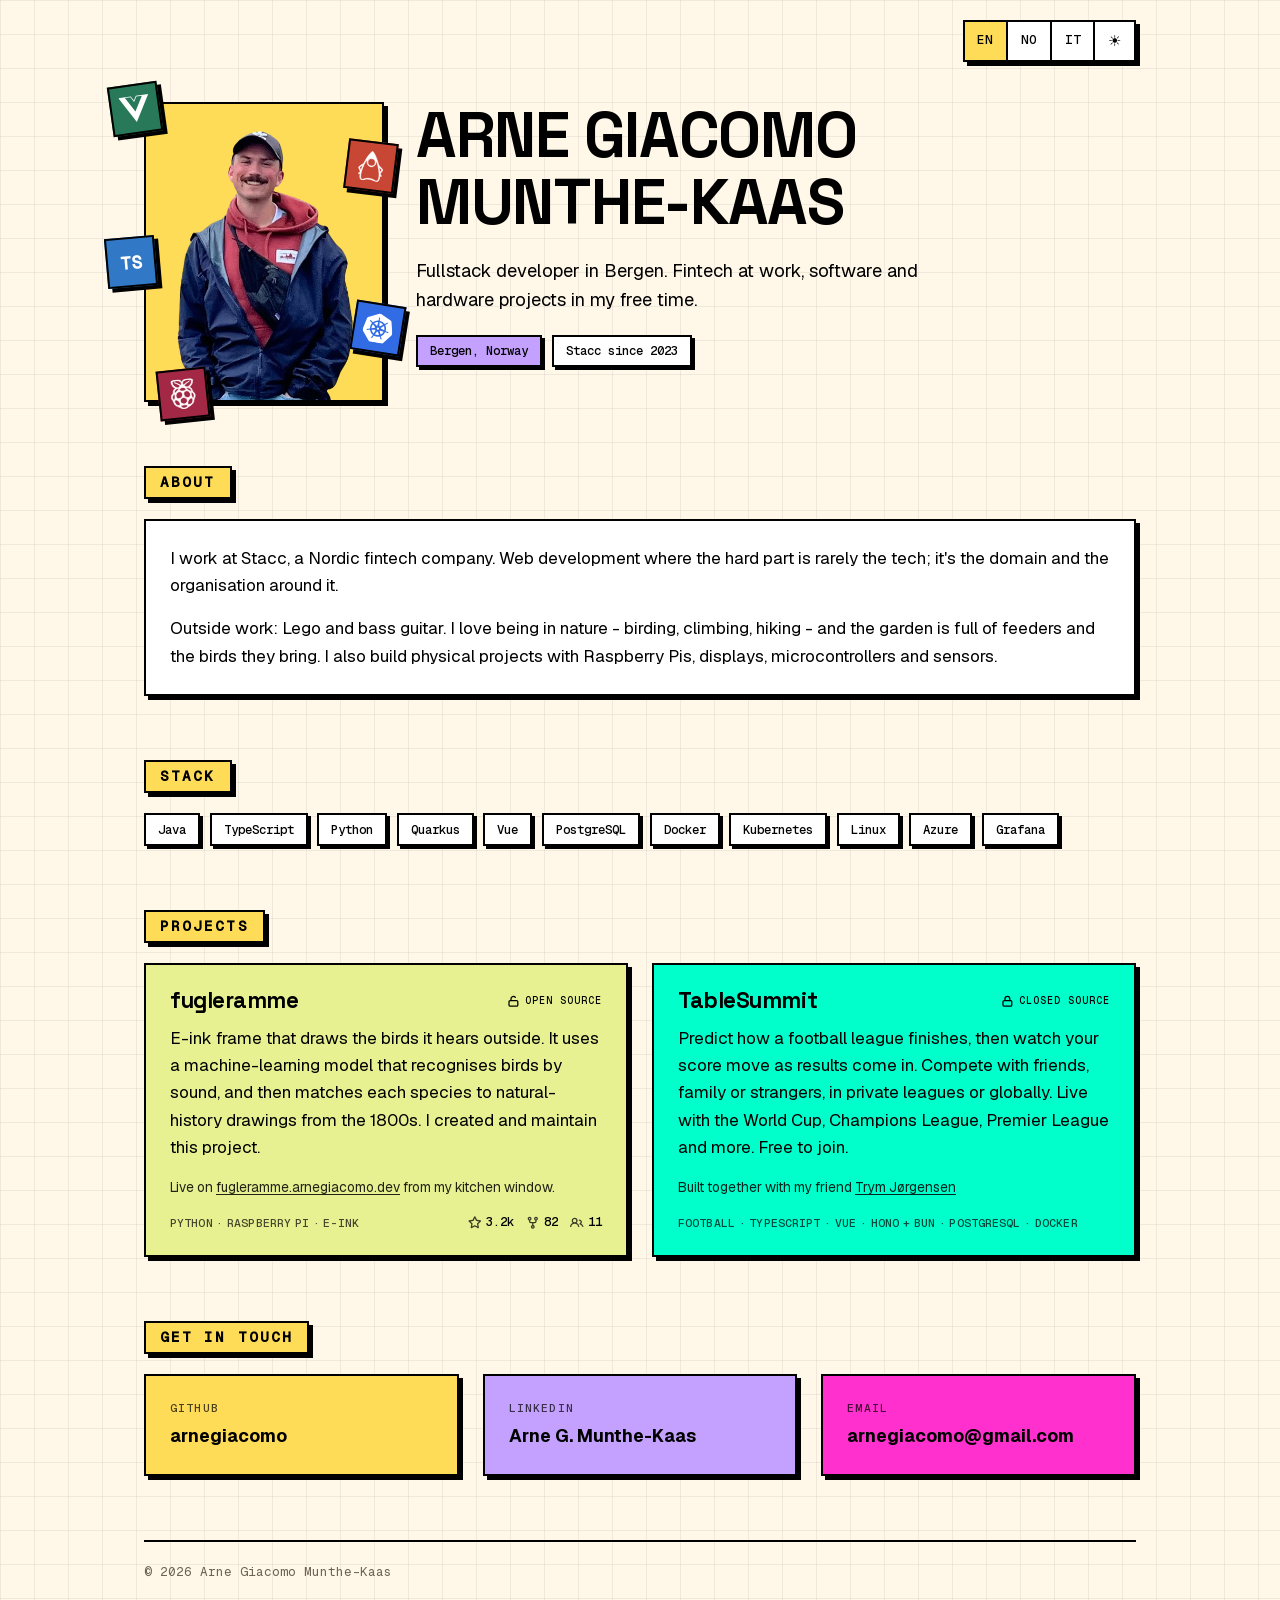
<file: index.html>
<!doctype html>
<html lang="en">
<head>
<meta charset="utf-8">
<meta name="viewport" content="width=device-width, initial-scale=1">
<meta name="color-scheme" content="light dark">
<title>Arne Giacomo Munthe-Kaas</title>
<meta name="description" content="Fullstack developer in Bergen. Fintech at work, software and hardware projects in my free time.">
<meta property="og:title" content="Arne Giacomo Munthe-Kaas">
<meta property="og:description" content="Fullstack developer in Bergen. Fintech at work, software and hardware projects in my free time.">
<meta property="og:type" content="website">
<meta property="og:url" content="https://arnegiacomo.dev/">
<!-- og.png is a screenshot of a throwaway page built from css/style.css, not a
     build artefact. It does not follow changes to the name, tagline or palette
     on its own - rerun `python3 gen-images.py` after editing any of them.
     Scrapers cache by image URL, so bump ?v= whenever the card changes. -->
<meta property="og:image" content="https://arnegiacomo.dev/assets/og.png?v=2">
<meta property="og:image:width" content="1200">
<meta property="og:image:height" content="630">
<meta property="og:image:alt" content="Arne Giacomo Munthe-Kaas - fullstack developer, Bergen">
<meta name="twitter:card" content="summary_large_image">
<meta name="theme-color" content="#fff7e8" media="(prefers-color-scheme: light)">
<meta name="theme-color" content="#1a1815" media="(prefers-color-scheme: dark)">
<script type="application/ld+json">
{
  "@context": "https://schema.org",
  "@type": "Person",
  "name": "Arne Giacomo Munthe-Kaas",
  "url": "https://arnegiacomo.dev/",
  "image": "https://arnegiacomo.dev/assets/og.png",
  "jobTitle": "Fullstack developer",
  "worksFor": { "@type": "Organization", "name": "Stacc" },
  "address": { "@type": "PostalAddress", "addressLocality": "Bergen", "addressCountry": "NO" },
  "email": "mailto:arnegiacomo@gmail.com",
  "knowsLanguage": ["en", "no", "it"],
  "sameAs": [
    "https://github.com/arnegiacomo",
    "https://www.linkedin.com/in/arne-giacomo-munthe-kaas"
  ]
}
</script>
<link rel="icon" type="image/png" sizes="32x32" href="assets/favicon-32.png">
<link rel="icon" type="image/png" sizes="16x16" href="assets/favicon-16.png">
<link rel="apple-touch-icon" href="assets/apple-touch-icon.png">
<link rel="stylesheet" href="css/style.css">
<script>
  (() => {
    const t = localStorage.getItem('theme');
    if (t) document.documentElement.dataset.theme = t;
    const l = localStorage.getItem('lang') || (navigator.language || 'en').slice(0, 2);
    document.documentElement.lang = ['en', 'no', 'it'].includes(l) ? l : 'en';
  })();
</script>
</head>
<body>

<svg class="sprite" aria-hidden="true"><defs>
  <symbol id="i-vue" viewBox="0 0 24 24"><path d="M24,1.61H14.06L12,5.16,9.94,1.61H0L12,22.39ZM12,14.08,5.16,2.23H9.59L12,6.41l2.41-4.18h4.43Z"/></symbol>
  <symbol id="i-ts" viewBox="0 0 24 24"><text x="12" y="17.6" text-anchor="middle" font-family="Geist Mono, ui-monospace, monospace" font-size="14" font-weight="700" letter-spacing="-0.5">TS</text></symbol>
  <symbol id="i-k8s" viewBox="0 0 24 24"><path d="M10.204 14.35l.007.01-.999 2.413a5.171 5.171 0 0 1-2.075-2.597l2.578-.437.004.005a.44.44 0 0 1 .484.606zm-.833-2.129a.44.44 0 0 0 .173-.756l.002-.011L7.585 9.7a5.143 5.143 0 0 0-.73 3.255l2.514-.725.002-.009zm1.145-1.98a.44.44 0 0 0 .699-.337l.01-.005.15-2.62a5.144 5.144 0 0 0-3.01 1.442l2.147 1.523.004-.002zm.76 2.75l.723.349.722-.347.18-.78-.5-.623h-.804l-.5.623.179.779zm1.5-3.095a.44.44 0 0 0 .7.336l.008.003 2.134-1.513a5.188 5.188 0 0 0-2.992-1.442l.148 2.615.002.001zm10.876 5.97l-5.773 7.181a1.6 1.6 0 0 1-1.248.594l-9.261.003a1.6 1.6 0 0 1-1.247-.596l-5.776-7.18a1.583 1.583 0 0 1-.307-1.34L2.1 5.573c.108-.47.425-.864.863-1.073L11.305.513a1.606 1.606 0 0 1 1.385 0l8.345 3.985c.438.209.755.604.863 1.073l2.062 8.955c.108.47-.005.963-.308 1.34zm-3.289-2.057c-.042-.01-.103-.026-.145-.034-.174-.033-.315-.025-.479-.038-.35-.037-.638-.067-.895-.148-.105-.04-.18-.165-.216-.216l-.201-.059a6.45 6.45 0 0 0-.105-2.332 6.465 6.465 0 0 0-.936-2.163c.052-.047.15-.133.177-.159.008-.09.001-.183.094-.282.197-.185.444-.338.743-.522.142-.084.273-.137.415-.242.032-.024.076-.062.11-.089.24-.191.295-.52.123-.736-.172-.216-.506-.236-.745-.045-.034.027-.08.062-.111.088-.134.116-.217.23-.33.35-.246.25-.45.458-.673.609-.097.056-.239.037-.303.033l-.19.135a6.545 6.545 0 0 0-4.146-2.003l-.012-.223c-.065-.062-.143-.115-.163-.25-.022-.268.015-.557.057-.905.023-.163.061-.298.068-.475.001-.04-.001-.099-.001-.142 0-.306-.224-.555-.5-.555-.275 0-.499.249-.499.555l.001.014c0 .041-.002.092 0 .128.006.177.044.312.067.475.042.348.078.637.056.906a.545.545 0 0 1-.162.258l-.012.211a6.424 6.424 0 0 0-4.166 2.003 8.373 8.373 0 0 1-.18-.128c-.09.012-.18.04-.297-.029-.223-.15-.427-.358-.673-.608-.113-.12-.195-.234-.329-.349-.03-.026-.077-.062-.111-.088a.594.594 0 0 0-.348-.132.481.481 0 0 0-.398.176c-.172.216-.117.546.123.737l.007.005.104.083c.142.105.272.159.414.242.299.185.546.338.743.522.076.082.09.226.1.288l.16.143a6.462 6.462 0 0 0-1.02 4.506l-.208.06c-.055.072-.133.184-.215.217-.257.081-.546.11-.895.147-.164.014-.305.006-.48.039-.037.007-.09.02-.133.03l-.004.002-.007.002c-.295.071-.484.342-.423.608.061.267.349.429.645.365l.007-.001.01-.003.129-.029c.17-.046.294-.113.448-.172.33-.118.604-.217.87-.256.112-.009.23.069.288.101l.217-.037a6.5 6.5 0 0 0 2.88 3.596l-.09.218c.033.084.069.199.044.282-.097.252-.263.517-.452.813-.091.136-.185.242-.268.399-.02.037-.045.095-.064.134-.128.275-.034.591.213.71.248.12.556-.007.69-.282v-.002c.02-.039.046-.09.062-.127.07-.162.094-.301.144-.458.132-.332.205-.68.387-.897.05-.06.13-.082.215-.105l.113-.205a6.453 6.453 0 0 0 4.609.012l.106.192c.086.028.18.042.256.155.136.232.229.507.342.84.05.156.074.295.145.457.016.037.043.09.062.129.133.276.442.402.69.282.247-.118.341-.435.213-.71-.02-.039-.045-.096-.065-.134-.083-.156-.177-.261-.268-.398-.19-.296-.346-.541-.443-.793-.04-.13.007-.21.038-.294-.018-.022-.059-.144-.083-.202a6.499 6.499 0 0 0 2.88-3.622c.064.01.176.03.213.038.075-.05.144-.114.28-.104.266.039.54.138.87.256.154.06.277.128.448.173.036.01.088.019.13.028l.009.003.007.001c.297.064.584-.098.645-.365.06-.266-.128-.537-.423-.608zM16.4 9.701l-1.95 1.746v.005a.44.44 0 0 0 .173.757l.003.01 2.526.728a5.199 5.199 0 0 0-.108-1.674A5.208 5.208 0 0 0 16.4 9.7zm-4.013 5.325a.437.437 0 0 0-.404-.232.44.44 0 0 0-.372.233h-.002l-1.268 2.292a5.164 5.164 0 0 0 3.326.003l-1.27-2.296h-.01zm1.888-1.293a.44.44 0 0 0-.27.036.44.44 0 0 0-.214.572l-.003.004 1.01 2.438a5.15 5.15 0 0 0 2.081-2.615l-2.6-.44-.004.005z"/></symbol>
  <symbol id="i-java" viewBox="0 0 24 24"><path d="M11.915 0 11.7.215C9.515 2.4 7.47 6.39 6.046 10.483c-1.064 1.024-3.633 2.81-3.711 3.551-.093.87 1.746 2.611 1.55 3.235-.198.625-1.304 1.408-1.014 1.939.1.188.823.011 1.277-.491a13.389 13.389 0 0 0-.017 2.14c.076.906.27 1.668.643 2.232.372.563.956.911 1.667.911.397 0 .727-.114 1.024-.264.298-.149.571-.33.91-.5.68-.34 1.634-.666 3.53-.604 1.903.062 2.872.39 3.559.704.687.314 1.15.664 1.925.664.767 0 1.395-.336 1.807-.9.412-.563.631-1.33.72-2.24.06-.623.055-1.32 0-2.066.454.45 1.117.604 1.213.424.29-.53-.816-1.314-1.013-1.937-.198-.624 1.642-2.366 1.549-3.236-.08-.748-2.707-2.568-3.748-3.586C16.428 6.374 14.308 2.394 12.13.215zm.175 6.038a2.95 2.95 0 0 1 2.943 2.942 2.95 2.95 0 0 1-2.943 2.943A2.95 2.95 0 0 1 9.148 8.98a2.95 2.95 0 0 1 2.942-2.942zM8.685 7.983a3.515 3.515 0 0 0-.145.997c0 1.951 1.6 3.55 3.55 3.55 1.95 0 3.55-1.598 3.55-3.55 0-.329-.046-.648-.132-.951.334.095.64.208.915.336a42.699 42.699 0 0 1 2.042 5.829c.678 2.545 1.01 4.92.846 6.607-.082.844-.29 1.51-.606 1.94-.315.431-.713.651-1.315.651-.593 0-.932-.27-1.673-.61-.741-.338-1.825-.694-3.792-.758-1.974-.064-3.073.293-3.821.669-.375.188-.659.373-.911.5s-.466.2-.752.2c-.53 0-.876-.209-1.16-.64-.285-.43-.474-1.101-.545-1.948-.141-1.693.176-4.069.823-6.614a43.155 43.155 0 0 1 1.934-5.783c.348-.167.749-.31 1.192-.425zm-3.382 4.362a.216.216 0 0 1 .13.031c-.166.56-.323 1.116-.463 1.665a33.849 33.849 0 0 0-.547 2.555 3.9 3.9 0 0 0-.2-.39c-.58-1.012-.914-1.642-1.16-2.08.315-.24 1.679-1.755 2.24-1.781zm13.394.01c.562.027 1.926 1.543 2.24 1.783-.246.438-.58 1.068-1.16 2.08a4.428 4.428 0 0 0-.163.309 32.354 32.354 0 0 0-.562-2.49 40.579 40.579 0 0 0-.482-1.652.216.216 0 0 1 .127-.03z"/></symbol>
  <symbol id="i-rpi" viewBox="0 0 24 24"><path d="m19.8955 10.8961-.1726-.3028c.0068-2.1746-1.0022-3.061-2.1788-3.7348.356-.0938.7237-.1711.8245-.6182.6118-.1566.7397-.4398.8011-.7398.16-.1066.6955-.4061.6394-.9211.2998-.2069.4669-.4725.3819-.8487.3222-.3515.407-.6419.2702-.9096.3868-.4805.2152-.7295.05-.9817.2897-.5254.0341-1.0887-.7758-.9944-.3221-.4733-1.0244-.3659-1.133-.3637-.1215-.1519-.2819-.2821-.7755-.219-.3197-.2851-.6771-.2364-1.0458-.0964-.4378-.3403-.7275-.0675-1.0584.0356-.53-.1706-.6513.0631-.9117.1583-.5781-.1203-.7538.1416-1.0309.4182l-.3224-.0063c-.8719.5061-1.305 1.5366-1.4585 2.0664-.1536-.5299-.5858-1.5604-1.4575-2.0664l-.3223.0063C9.942.5014 9.7663.2394 9.1883.3597 8.9279.2646 8.807.0309 8.2766.2015c-.2172-.0677-.417-.2084-.6522-.2012l.0004.0002C7.5017.0041 7.369.049 7.2185.166c-.3688-.1401-.7262-.1887-1.0459.0964-.4936-.0631-.654.0671-.7756.219C5.2887.4791 4.5862.3717 4.264.845c-.8096-.0943-1.0655.4691-.7756.9944-.1653.2521-.3366.5013.05.9819-.1367.2677-.0519.5581.2703.9096-.085.3763.0822.6418.3819.8487-.0561.515.4795.8144.6394.9211.0614.3001.1894.5832.8011.7398.1008.4472.4685.5244.8245.6183-1.1766.6737-2.1856 1.56-2.1788 3.7348l-.1724.3028c-1.3491.8082-2.5629 3.4056-.6648 5.5167.124.6609.3319 1.1355.5171 1.6609.2769 2.117 2.0841 3.1082 2.5608 3.2255.6984.524 1.4423 1.0212 2.449 1.3696.949.964 1.977 1.3314 3.0107 1.3308.0152 0 .0306.0002.0457 0 1.0337.0006 2.0618-.3668 3.0107-1.3308 1.0067-.3483 1.7506-.8456 2.4491-1.3696.4766-.1173 2.2838-1.1085 2.5607-3.2255.1851-.5253.3931-1 .517-1.6609 1.8981-2.1113.6843-4.7089-.6649-5.517zm-1.0386-.3715c-.0704.8759-4.6354-3.0504-3.8472-3.1808 2.1391-.3558 3.9191.896 3.8472 3.1808zm-2.0155 4.3649c-1.1481.7409-2.8025.2626-3.6953-1.0681-.8928-1.3306-.6858-3.0101.4623-3.7509 1.1481-.7409 2.8025-.2627 3.6953 1.068.8927 1.3307.6858 3.0101-.4623 3.751zM13.6591 1.3721c.0396.1967.0843.321.1354.3577.2537-.272.4611-.5506.7878-.8123.0011.1537-.0776.3205.1169.4425.1752-.2356.4119-.4459.7263-.6244-.1514.2611-.026.3404.0554.4486.24-.2059.4681-.4144.9109-.5759-.121.1474-.2902.2914-.1108.4607.2473-.1544.496-.3086 1.0833-.4183-.1323.1475-.4059.295-.2401.4426.3104-.1186.6539-.2047 1.034-.2546-.182.1496-.3337.2963-.1846.4122.3323-.1022.7899-.2398 1.2372-.1212l-.2832.2849c-.0314.0382.6623.0297 1.1202.0364-.167.2321-.3375.4562-.437.8548.0454.0459.2723.0204.4862 0-.2194.4618-.6004.5783-.6893.776.134.1015.32.075.5232.006-.158.3254-.4892.5484-.7509.8123.0662.047.1818.075.4555.0425-.2418.257-.5339.492-.8802.7032.0614.0708.2722.0681.4678.0727-.3136.3069-.7173.466-1.0955.6668.1885.1288.3234.0988.4678.097-.2676.2198-.7225.3342-1.1448.4668.0803.1249.1607.1589.3324.194-.447.2473-1.0873.1343-1.2679.2607.0435.1243.1665.2053.3139.2728-.7197.0418-2.6879-.0262-3.0652-1.5156.7367-.8094 2.0813-1.7593 4.394-2.934-1.7994.6022-3.4229 1.405-4.7817 2.5096-1.5978-.7436-.4965-2.6197.283-3.3645zm-1.6126 5.3718c1.1329-.0123 2.5356.8325 2.53 1.6286-.005.7027-.9851 1.2715-2.5213 1.2607-1.5043-.0177-2.5172-.7148-2.5137-1.3957.003-.5603 1.2282-1.5263 2.505-1.4936zm-5.7646-.6006c.1717-.0351.252-.0692.3323-.194-.4223-.1327-.8772-.247-1.1448-.4668.1444.0018.2792.0318.4678-.097-.3783-.2008-.782-.3599-1.0956-.6668.1955-.0048.4064-.002.4677-.0728-.3462-.2113-.6383-.4463-.8801-.7033.2738.0325.3893.0045.4555-.0425-.2617-.264-.593-.487-.7509-.8123.2032.069.3892.0954.5232-.006-.089-.1977-.47-.3142-.6894-.776.214.0204.4409.0459.4863 0-.0994-.3985-.2698-.6226-.4369-.8547.4579-.0067 1.1516.0018 1.1202-.0364l-.2831-.2849c.4472-.1186.9049.019 1.2371.1213.1492-.1159-.0026-.2626-.1847-.4123.3801.05.7236.1361 1.034.2547.1659-.1476-.1076-.2951-.24-.4426.5872.1097.8361.2639 1.0833.4183.1794-.1694.0103-.3133-.1108-.4607.4428.1615.6709.37.911.5759.0814-.1082.2068-.1875.0554-.4486.3143.1785.5511.3888.7263.6244.1945-.122.1159-.2888.1169-.4426.3267.2618.534.5404.7879.8124.0511-.0366.0959-.161.1354-.3577.7794.7448 1.8807 2.6208.2831 3.3646-1.3589-1.1039-2.9817-1.9064-4.78-2.5086 2.3115 1.174 3.6556 2.1239 4.392 2.9328-.3773 1.4895-2.3455 1.5575-3.0651 1.5157.1473-.0676.2703-.1485.3139-.2728-.1806-.1264-.8209-.0134-1.2679-.2607zm2.8175 1.1334c.7881.1304-3.7769 4.0567-3.8472 3.1809-.0719-2.2846 1.7079-3.5367 3.8472-3.1809zm-4.847 8.7567c-1.1094-.8789-1.4668-3.4529.5901-4.6097 1.2394-.3273.4184 5.051-.5901 4.6097zm4.2656 4.5989c-.6257.3719-2.1452.2187-3.2252-1.3095-.7283-1.2823-.6345-2.5872-.123-2.9705.7648-.4589 1.9464.1609 2.8559 1.2003.7923.9405 1.1536 2.5927.4923 3.0797zm-1.2415-5.6086c-1.1481-.7409-1.3551-2.4203-.4623-3.7511.8928-1.3307 2.5472-1.8089 3.6952-1.068 1.1481.7409 1.3551 2.4203.4623 3.7509-.8926 1.3308-2.5471 1.809-3.6952 1.0682zm4.7948 8.2279c-1.3763.0584-2.7258-1.1105-2.7081-1.5157-.0206-.594 1.6758-1.0578 2.782-1.0306 1.1131-.0479 2.6068.3531 2.6097.8851.0184.5166-1.3547 1.6838-2.6836 1.6612zm2.7584-5.8578c.0081 1.3899-1.226 2.5225-2.7562 2.5299-1.5302.0073-2.7773-1.1135-2.7854-2.5033v-.0265c-.008-1.3899 1.2259-2.5226 2.7562-2.5299 1.5302-.0073 2.7773 1.1134 2.7853 2.5033a.7794.7794 0 0 1 .0001.0265zm3.855 2.0029c-1.186 1.6208-2.7916 1.684-3.3896 1.2325-.6255-.5811-.148-2.3854.7094-3.3747v-.0003c.9812-1.0912 2.0302-1.8037 2.7609-1.2469.4919.4828.7805 2.3008-.0807 3.3894zm1.0724-3.4301c-1.0086.4413-1.8298-4.9372-.5901-4.61 2.0568 1.1569 1.6994 3.731.5901 4.61z"/></symbol>
</defs></svg>

<div class="topbar">
  <div class="controls block">
    <button type="button" data-lang="en">EN</button>
    <button type="button" data-lang="no">NO</button>
    <button type="button" data-lang="it">IT</button>
    <button type="button" id="theme" data-i18n-attr="aria-label:a11y.theme">
      <span class="only-light">☀</span><span class="only-dark">☾</span>
    </button>
  </div>
</div>

<main>

  <header class="hero">
    <div class="portrait-wrap">
      <div class="portrait block" id="portrait"></div>
      <span class="chip block b-vue   p1" role="img" aria-label="Vue"><svg><use href="#i-vue"/></svg></span>
      <span class="chip block b-ts p3" role="img" aria-label="TypeScript"><svg><use href="#i-ts"/></svg></span>
      <span class="chip block b-java p2" role="img" aria-label="Java"><svg><use href="#i-java"/></svg></span>
      <span class="chip block b-k8s p4" role="img" aria-label="Kubernetes"><svg><use href="#i-k8s"/></svg></span>
      <span class="chip block b-rpi   p5" role="img" aria-label="Raspberry Pi"><svg><use href="#i-rpi"/></svg></span>
    </div>
    <div class="hero-text">
      <h1>Arne Giacomo<br>Munthe-Kaas</h1>
      <p class="lead" data-i18n="hero.lead"></p>
      <ul class="badges">
        <li class="block" data-i18n="hero.badge1"></li>
        <li class="block"><a href="https://www.stacc.com" data-i18n="hero.badge2"></a></li>
      </ul>
    </div>
  </header>

  <section>
    <h2 data-i18n="about.title"></h2>
    <div class="card wide block">
      <p data-i18n="about.p1"></p>
      <p data-i18n="about.p2"></p>
    </div>
  </section>

  <section>
    <h2 data-i18n="stack.title"></h2>
    <!-- Grouped languages, frameworks, data, infra, observability - reading order
         carries the grouping, so keep new entries with their own kind. -->
    <ul class="tags">
      <li class="block">Java</li><li class="block">TypeScript</li><li class="block">Python</li>
      <li class="block">Quarkus</li><li class="block">Vue</li>
      <li class="block">PostgreSQL</li>
      <li class="block">Docker</li><li class="block">Kubernetes</li><li class="block">Linux</li>
      <li class="block">Azure</li><li class="block">Grafana</li>
    </ul>
  </section>

  <section>
    <h2 data-i18n="projects.title"></h2>
    <div class="grid">
      <div class="card block project stretch c-lime">
        <div class="project-head">
          <h3><a class="stretch-target" href="https://github.com/arnegiacomo/fugleramme">fugleramme</a></h3>
          <span class="src src-open">
            <svg viewBox="0 0 16 16" aria-hidden="true"><rect x="2.5" y="7" width="11" height="7" rx="1.5"/><path d="M5 7V4.8A3 3 0 0 1 10.4 3"/></svg>
            <span data-i18n="projects.open"></span>
          </span>
        </div>
        <p data-i18n="projects.fugleramme"></p>
        <p class="credit"><span data-i18n="projects.fugleramme.live"></span> <a href="https://fugleramme.arnegiacomo.dev">fugleramme.arnegiacomo.dev</a> <span data-i18n="projects.fugleramme.live.suffix"></span></p>
        <div class="project-foot">
          <span class="meta">Python · Raspberry Pi · E-ink</span>
          <!-- Numbers are the last known values; js/repo-stats.js refreshes them
               from the GitHub API and leaves them alone if the call fails. -->
          <dl class="repo-stats" data-repo="arnegiacomo/fugleramme">
            <dt data-i18n="projects.stat.stars">Stars</dt>
            <dd data-stat="stars">
              <svg viewBox="0 0 16 16" aria-hidden="true"><path d="M8 .25a.75.75 0 0 1 .673.418l1.882 3.815 4.21.612a.75.75 0 0 1 .416 1.279l-3.046 2.97.719 4.192a.75.75 0 0 1-1.088.791L8 12.347l-3.766 1.98a.75.75 0 0 1-1.088-.79l.72-4.194L.818 6.374a.75.75 0 0 1 .416-1.28l4.21-.611L7.327.668A.75.75 0 0 1 8 .25Zm0 2.445L6.615 5.5a.75.75 0 0 1-.564.41l-3.097.45 2.24 2.184a.75.75 0 0 1 .216.664l-.528 3.084 2.769-1.456a.75.75 0 0 1 .698 0l2.77 1.456-.53-3.084a.75.75 0 0 1 .216-.664l2.24-2.183-3.096-.45a.75.75 0 0 1-.564-.41L8 2.694Z"/></svg>
              <span>3.2k</span>
            </dd>
            <dt data-i18n="projects.stat.forks">Forks</dt>
            <dd data-stat="forks">
              <svg viewBox="0 0 16 16" aria-hidden="true"><path d="M5 5.372v.878c0 .414.336.75.75.75h4.5a.75.75 0 0 0 .75-.75v-.878a2.25 2.25 0 1 1 1.5 0v.878a2.25 2.25 0 0 1-2.25 2.25h-1.5v2.128a2.251 2.251 0 1 1-1.5 0V8.5h-1.5A2.25 2.25 0 0 1 3.5 6.25v-.878a2.25 2.25 0 1 1 1.5 0ZM5 3.25a.75.75 0 1 0-1.5 0 .75.75 0 0 0 1.5 0Zm6.75.75a.75.75 0 1 0 0-1.5.75.75 0 0 0 0 1.5Zm-3 8.75a.75.75 0 1 0-1.5 0 .75.75 0 0 0 1.5 0Z"/></svg>
              <span>82</span>
            </dd>
            <dt data-i18n="projects.stat.contributors">Contributors</dt>
            <dd data-stat="contributors">
              <svg viewBox="0 0 16 16" aria-hidden="true"><path d="M2 5.5a3.5 3.5 0 1 1 5.898 2.549 5.508 5.508 0 0 1 3.034 4.084.75.75 0 1 1-1.482.235 4 4 0 0 0-7.9 0 .75.75 0 0 1-1.482-.236A5.507 5.507 0 0 1 3.102 8.05 3.493 3.493 0 0 1 2 5.5ZM11 4a3.001 3.001 0 0 1 2.22 5.018 5.01 5.01 0 0 1 2.56 3.012.749.749 0 0 1-.885.954.752.752 0 0 1-.549-.514 3.507 3.507 0 0 0-2.522-2.372.75.75 0 0 1-.574-.73v-.352a.75.75 0 0 1 .416-.672A1.5 1.5 0 0 0 11 5.5.75.75 0 0 1 11 4Zm-5.5-.5a2 2 0 1 0-.001 3.999A2 2 0 0 0 5.5 3.5Z"/></svg>
              <span>11</span>
            </dd>
          </dl>
        </div>
      </div>
      <div class="card block project stretch c-teal">
        <div class="project-head">
          <h3><a class="stretch-target" href="https://tablesummit.com">TableSummit</a></h3>
          <span class="src src-closed">
            <svg viewBox="0 0 16 16" aria-hidden="true"><rect x="2.5" y="7" width="11" height="7" rx="1.5"/><path d="M5 7V4.8a3 3 0 0 1 6 0V7"/></svg>
            <span data-i18n="projects.closed"></span>
          </span>
        </div>
        <p data-i18n="projects.tablesummit"></p>
        <p class="credit"><span data-i18n="projects.tablesummit.credit"></span> <a href="https://www.linkedin.com/in/trym-j%C3%B8rgensen-8a8638134">Trym Jørgensen</a></p>
        <span class="meta">Football · TypeScript · Vue · Hono + Bun · PostgreSQL · Docker</span>
      </div>
    </div>
  </section>

  <section>
    <h2 data-i18n="links.title"></h2>
    <div class="grid">
      <a class="card block link c-primary" href="https://github.com/arnegiacomo">
        <span class="meta">GitHub</span>
        <strong>arnegiacomo</strong>
      </a>
      <a class="card block link c-violet" href="https://www.linkedin.com/in/arne-giacomo-munthe-kaas">
        <span class="meta">LinkedIn</span>
        <strong>Arne G. Munthe-Kaas</strong>
      </a>
      <a class="card block link c-pink" href="mailto:arnegiacomo@gmail.com">
        <span class="meta" data-i18n="links.email"></span>
        <strong>arnegiacomo@gmail.com</strong>
      </a>
    </div>
  </section>

  <footer>© <span id="year"></span> Arne Giacomo Munthe-Kaas</footer>

</main>

<script src="js/i18n.js"></script>
<script src="js/app.js"></script>
<script src="js/repo-stats.js"></script>
<script src="js/snake.js"></script>
</body>
</html>
</file>
<file: css/style.css>
/* Self-hosted: no third-party requests. Regenerate from the Google Fonts CSS
   fetched with a modern UA. */
@font-face {
  font-family: 'Geist';
  font-style: normal;
  font-weight: 400;
  font-display: swap;
  src: url(../assets/fonts/geist-400-latin-ext.woff2) format('woff2');
  unicode-range: U+0100-02BA, U+02BD-02C5, U+02C7-02CC, U+02CE-02D7, U+02DD-02FF, U+0304, U+0308, U+0329, U+1D00-1DBF, U+1E00-1E9F, U+1EF2-1EFF, U+2020, U+20A0-20AB, U+20AD-20C0, U+2113, U+2C60-2C7F, U+A720-A7FF;
}
@font-face {
  font-family: 'Geist';
  font-style: normal;
  font-weight: 400;
  font-display: swap;
  src: url(../assets/fonts/geist-400-latin.woff2) format('woff2');
  unicode-range: U+0000-00FF, U+0131, U+0152-0153, U+02BB-02BC, U+02C6, U+02DA, U+02DC, U+0304, U+0308, U+0329, U+2000-206F, U+20AC, U+2122, U+2191, U+2193, U+2212, U+2215, U+FEFF, U+FFFD;
}
@font-face {
  font-family: 'Geist';
  font-style: normal;
  font-weight: 500;
  font-display: swap;
  src: url(../assets/fonts/geist-500-latin-ext.woff2) format('woff2');
  unicode-range: U+0100-02BA, U+02BD-02C5, U+02C7-02CC, U+02CE-02D7, U+02DD-02FF, U+0304, U+0308, U+0329, U+1D00-1DBF, U+1E00-1E9F, U+1EF2-1EFF, U+2020, U+20A0-20AB, U+20AD-20C0, U+2113, U+2C60-2C7F, U+A720-A7FF;
}
@font-face {
  font-family: 'Geist';
  font-style: normal;
  font-weight: 500;
  font-display: swap;
  src: url(../assets/fonts/geist-500-latin.woff2) format('woff2');
  unicode-range: U+0000-00FF, U+0131, U+0152-0153, U+02BB-02BC, U+02C6, U+02DA, U+02DC, U+0304, U+0308, U+0329, U+2000-206F, U+20AC, U+2122, U+2191, U+2193, U+2212, U+2215, U+FEFF, U+FFFD;
}
@font-face {
  font-family: 'Geist';
  font-style: normal;
  font-weight: 700;
  font-display: swap;
  src: url(../assets/fonts/geist-700-latin-ext.woff2) format('woff2');
  unicode-range: U+0100-02BA, U+02BD-02C5, U+02C7-02CC, U+02CE-02D7, U+02DD-02FF, U+0304, U+0308, U+0329, U+1D00-1DBF, U+1E00-1E9F, U+1EF2-1EFF, U+2020, U+20A0-20AB, U+20AD-20C0, U+2113, U+2C60-2C7F, U+A720-A7FF;
}
@font-face {
  font-family: 'Geist';
  font-style: normal;
  font-weight: 700;
  font-display: swap;
  src: url(../assets/fonts/geist-700-latin.woff2) format('woff2');
  unicode-range: U+0000-00FF, U+0131, U+0152-0153, U+02BB-02BC, U+02C6, U+02DA, U+02DC, U+0304, U+0308, U+0329, U+2000-206F, U+20AC, U+2122, U+2191, U+2193, U+2212, U+2215, U+FEFF, U+FFFD;
}
@font-face {
  font-family: 'Geist Mono';
  font-style: normal;
  font-weight: 400;
  font-display: swap;
  src: url(../assets/fonts/geist-mono-400-latin-ext.woff2) format('woff2');
  unicode-range: U+0100-02BA, U+02BD-02C5, U+02C7-02CC, U+02CE-02D7, U+02DD-02FF, U+0304, U+0308, U+0329, U+1D00-1DBF, U+1E00-1E9F, U+1EF2-1EFF, U+2020, U+20A0-20AB, U+20AD-20C0, U+2113, U+2C60-2C7F, U+A720-A7FF;
}
@font-face {
  font-family: 'Geist Mono';
  font-style: normal;
  font-weight: 400;
  font-display: swap;
  src: url(../assets/fonts/geist-mono-400-latin.woff2) format('woff2');
  unicode-range: U+0000-00FF, U+0131, U+0152-0153, U+02BB-02BC, U+02C6, U+02DA, U+02DC, U+0304, U+0308, U+0329, U+2000-206F, U+20AC, U+2122, U+2191, U+2193, U+2212, U+2215, U+FEFF, U+FFFD;
}
@font-face {
  font-family: 'Geist Mono';
  font-style: normal;
  font-weight: 500;
  font-display: swap;
  src: url(../assets/fonts/geist-mono-500-latin-ext.woff2) format('woff2');
  unicode-range: U+0100-02BA, U+02BD-02C5, U+02C7-02CC, U+02CE-02D7, U+02DD-02FF, U+0304, U+0308, U+0329, U+1D00-1DBF, U+1E00-1E9F, U+1EF2-1EFF, U+2020, U+20A0-20AB, U+20AD-20C0, U+2113, U+2C60-2C7F, U+A720-A7FF;
}
@font-face {
  font-family: 'Geist Mono';
  font-style: normal;
  font-weight: 500;
  font-display: swap;
  src: url(../assets/fonts/geist-mono-500-latin.woff2) format('woff2');
  unicode-range: U+0000-00FF, U+0131, U+0152-0153, U+02BB-02BC, U+02C6, U+02DA, U+02DC, U+0304, U+0308, U+0329, U+2000-206F, U+20AC, U+2122, U+2191, U+2193, U+2212, U+2215, U+FEFF, U+FFFD;
}
@font-face {
  font-family: 'Space Grotesk';
  font-style: normal;
  font-weight: 700;
  font-display: swap;
  src: url(../assets/fonts/space-grotesk-700-latin-ext.woff2) format('woff2');
  unicode-range: U+0100-02BA, U+02BD-02C5, U+02C7-02CC, U+02CE-02D7, U+02DD-02FF, U+0304, U+0308, U+0329, U+1D00-1DBF, U+1E00-1E9F, U+1EF2-1EFF, U+2020, U+20A0-20AB, U+20AD-20C0, U+2113, U+2C60-2C7F, U+A720-A7FF;
}
@font-face {
  font-family: 'Space Grotesk';
  font-style: normal;
  font-weight: 700;
  font-display: swap;
  src: url(../assets/fonts/space-grotesk-700-latin.woff2) format('woff2');
  unicode-range: U+0000-00FF, U+0131, U+0152-0153, U+02BB-02BC, U+02C6, U+02DA, U+02DC, U+0304, U+0308, U+0329, U+2000-206F, U+20AC, U+2122, U+2191, U+2193, U+2212, U+2215, U+FEFF, U+FFFD;
}

/* Palette, fonts and shadow scale taken from the neobrutalism "defolio" template. */
:root {
  --bg: #fff7e8;
  --ink: #000000;
  --card: #ffffff;
  --muted: #efe7d6;
  --muted-ink: #6b6355;
  --line: #000000;
  --shadow-color: #000000;
  --grid: rgba(0, 0, 0, 0.06);

  --primary: #ffdc58;
  --violet: #c4a1ff;
  --teal: #01ffcc;
  --lime: #e7f192;
  --pink: #ff30cd;
  --on-accent: #000000;

  --border: 2px;
  --drop: 4px;
  --drop-lg: 6px;

  --sans: Geist, system-ui, sans-serif;
  --head: "Space Grotesk", var(--sans);
  --mono: "Geist Mono", ui-monospace, SFMono-Regular, Menlo, monospace;
}

@media (prefers-color-scheme: dark) {
  :root:not([data-theme="light"]) {
    --bg: #1a1815;
    --ink: #f5f0e6;
    --card: #262320;
    --muted: #2e2a24;
    --muted-ink: #b3ac9e;
    --line: #6f675a;
    --shadow-color: #4a443c;
    --grid: rgba(245, 240, 230, 0.05);
  }
}

:root[data-theme="dark"] {
  --bg: #1a1815;
  --ink: #f5f0e6;
  --card: #262320;
  --muted: #2e2a24;
  --muted-ink: #b3ac9e;
  --line: #6f675a;
  --shadow-color: #4a443c;
  --grid: rgba(245, 240, 230, 0.05);
}

* { box-sizing: border-box; margin: 0; padding: 0; }

body {
  background: var(--bg);
  background-image:
    linear-gradient(var(--grid) 1px, transparent 1px),
    linear-gradient(90deg, var(--grid) 1px, transparent 1px);
  background-size: 34px 34px;
  color: var(--ink);
  font: 400 17px/1.6 var(--sans);
  /* Side padding leaves room for the chips that overhang the portrait. */
  padding: 1.25rem 3rem 3rem;
  overflow-x: clip;
  -webkit-text-size-adjust: 100%;
}

::selection { background: var(--primary); color: var(--on-accent); }

main {
  max-width: 62rem;
  margin: 0 auto;
  display: flex;
  flex-direction: column;
  gap: 4rem;
}

h1, h2, h3 { font-family: var(--head); line-height: 1.05; letter-spacing: -0.02em; font-weight: 700; }
h1 { font-size: clamp(2.2rem, 8vw, 4rem); text-transform: uppercase; }
h3 { font-size: 1.4rem; }

h2 {
  font-family: var(--mono);
  font-size: 0.9rem;
  text-transform: uppercase;
  letter-spacing: 0.14em;
  margin-bottom: 1.25rem;
  display: inline-block;
  background: var(--primary);
  color: var(--on-accent);
  border: var(--border) solid var(--line);
  box-shadow: var(--drop) var(--drop) 0 0 var(--shadow-color);
  padding: 0.45rem 0.9rem;
}

a { color: inherit; }

.block {
  background: var(--card);
  border: var(--border) solid var(--line);
  box-shadow: var(--drop) var(--drop) 0 0 var(--shadow-color);
}

/* --- top bar --- */
.topbar {
  max-width: 62rem;
  margin: 0 auto 2.5rem;
  display: flex;
  justify-content: flex-end;
}

.controls {
  display: flex;
  align-items: stretch;
  font: 500 0.8rem/1 var(--mono);
}

.controls button {
  background: var(--card);
  border: 0;
  color: inherit;
  font: inherit;
  padding: 0.7rem 0.8rem;
  cursor: pointer;
}

.controls button + button { border-left: var(--border) solid var(--line); }
.controls button[aria-pressed="true"] { background: var(--primary); color: var(--on-accent); }
.controls button:hover { background: var(--muted); }
.controls button[aria-pressed="true"]:hover { background: var(--primary); }
#theme { border-left-width: var(--border); font-size: 0.95rem; }

.only-dark { display: none; }
:root[data-theme="dark"] .only-dark { display: inline; }
:root[data-theme="dark"] .only-light { display: none; }

@media (prefers-color-scheme: dark) {
  :root:not([data-theme="light"]) .only-dark { display: inline; }
  :root:not([data-theme="light"]) .only-light { display: none; }
}

/* --- hero --- */
.hero {
  display: flex;
  gap: 2rem;
  align-items: flex-start;
  flex-wrap: wrap;
}

.sprite { display: none; }

.portrait-wrap {
  position: relative;
  flex: 0 0 15rem;
  display: flex;
}

/* Offsets are percentages of the wrapper, so the marks track the portrait size. */
.chip {
  --size: 3.1rem;
  position: absolute;
  width: var(--size);
  height: var(--size);
  display: grid;
  place-items: center;
  transform: rotate(var(--tilt, 0deg));
}

/* Brand colour, white glyph, 4.5:1 minimum. Where the official hex is too light
   for that it is scaled towards black, keeping the hue - trailing comments give
   the official hex and the contrast it would have had. Java and Rust register
   #000000, so they borrow their brand orange and rust-lang.org's red.

   JavaScript and Bun are negative space - the glyph is the badge, the holes are
   the letters and the face - so those two invert to match the real logo. */
.chip.b-vue  { background: #28795A; --glyph: #ffffff; }  /* #4FC08D, 2.3:1 */
.chip.b-ts   { background: #3178C6; --glyph: #ffffff; }
.chip.b-java { background: #C74634; --glyph: #ffffff; }
.chip.b-k8s  { background: #326CE5; --glyph: #ffffff; }
.chip.b-rpi  { background: #A22846; --glyph: #ffffff; }

/* Snake food (js/snake.js). Each id needs an #i-<id> in assets/snake-icons.svg. */
.chip.b-python    { background: #3776AB; --glyph: #ffffff; }
.chip.b-quarkus   { background: #3979C0; --glyph: #ffffff; }  /* #4695EB, 3.1:1 */
.chip.b-pg        { background: #4169E1; --glyph: #ffffff; }
.chip.b-docker    { background: #1E7BC2; --glyph: #ffffff; }  /* #2496ED, 3.2:1 */
.chip.b-linux     { background: #FCC624; --glyph: #000000; }  /* Tux, dark on yellow */
.chip.b-grafana   { background: #C65400; --glyph: #ffffff; }  /* #F46800, 3.1:1 */
.chip.b-bun       { background: #181717; --glyph: #FBF0DF; }  /* inverted */
.chip.b-node      { background: #4E8340; --glyph: #ffffff; }  /* #5FA04E, 3.2:1 */
.chip.b-rust      { background: #CE422B; --glyph: #ffffff; }
.chip.b-hono      { background: #C55402; --glyph: #ffffff; }  /* #E36002, 3.5:1 */
.chip.b-maven     { background: #C71A36; --glyph: #ffffff; }
.chip.b-gradle    { background: #02303A; --glyph: #ffffff; }
.chip.b-gha       { background: #1C75DB; --glyph: #ffffff; }  /* #2088FF, 3.5:1 */
.chip.b-bitbucket { background: #0052CC; --glyph: #ffffff; }
.chip.b-bash      { background: #3E861D; --glyph: #ffffff; }  /* #4EAA25, 3.0:1 */
.chip.b-github    { background: #181717; --glyph: #ffffff; }
.chip.b-git       { background: #DD372A; --glyph: #ffffff; }  /* #F03C2E, 3.9:1 */
.chip.b-js        { background: #181717; --glyph: #F7DF1E; }  /* inverted */
.chip.b-html      { background: #D04823; --glyph: #ffffff; }  /* #E34F26, 3.9:1 */
.chip.b-css       { background: #663399; --glyph: #ffffff; }
.chip.b-otel      { background: #425CC7; --glyph: #ffffff; }  /* registers #000000; brand blue */
.chip.b-arduino   { background: #00838B; --glyph: #ffffff; }  /* #00878F, 4.3:1 */
.chip.b-esp       { background: #DF332A; --glyph: #ffffff; }  /* #E7352C, 4.3:1 */
.chip.b-nginx     { background: #008934; --glyph: #ffffff; }  /* #009639, 3.9:1 */
.chip.b-keycloak  { background: #4D4D4D; --glyph: #ffffff; }
.chip.b-helm      { background: #0F1689; --glyph: #ffffff; }

.chip svg { width: 66%; height: 66%; fill: var(--glyph); }

/* The JS mark is a full-bleed badge, so inset it and the chip reads as a ring
   around it. */
.b-js svg { width: 100%; height: 100%; }

/* Outline marks; a stroke thickens them to match the solid ones. */
.b-java svg, .b-rpi svg { stroke: var(--glyph); stroke-width: 0.5; stroke-linejoin: round; }

.p1 { top: -6%;  left: -14%; --tilt: -8deg; }
.p2 { top: 13%;  left: 84%;  --tilt: 7deg; }
.p3 { top: 45%;  left: -16%; --tilt: -5deg; }
.p4 { top: 67%;  left: 87%;  --tilt: 9deg; }
.p5 { top: 89%;  left: 6%;   --tilt: -6deg; }

.portrait {
  flex: 1 1 auto;
  position: relative;
  aspect-ratio: 4 / 5;
  overflow: hidden;
  background: var(--primary);
}

/* Absolute so height:100% has a containing block, without which object-fit does
   nothing. Swap to `contain` + `center bottom` for a full-body cutout. */
.portrait img {
  position: absolute;
  inset: 0;
  width: 100%;
  height: 100%;
  object-fit: cover;
  object-position: center top;
}

.portrait.empty::after {
  content: "AGM";
  position: absolute;
  inset: 0;
  display: grid;
  place-items: center;
  font: 700 2.75rem var(--mono);
  color: var(--on-accent);
}

.hero-text { flex: 1 1 20rem; }

.eyebrow {
  font-family: var(--mono);
  text-transform: uppercase;
  letter-spacing: 0.16em;
  font-size: 0.78rem;
  color: var(--muted-ink);
  margin-bottom: 0.75rem;
}

.lead { font-size: 1.15rem; margin: 1.25rem 0; max-width: 34rem; }

.badges, .tags { display: flex; flex-wrap: wrap; gap: 0.6rem; list-style: none; }

.badges li, .tags li {
  padding: 0.35rem 0.75rem;
  font: 500 0.78rem/1.4 var(--mono);
  --drop: 3px;
}

.badges li:first-child { background: var(--violet); color: var(--on-accent); }

/* A linked badge puts its padding on the anchor so the whole box is clickable. */
.badges li:has(a) { padding: 0; }
.badges a { display: block; padding: 0.35rem 0.75rem; text-decoration: none; }
.badges a:hover { background: var(--muted); }

/* --- cards --- */
.card { padding: 1.5rem; display: block; }
.card.wide p + p { margin-top: 1rem; }

.grid {
  display: grid;
  grid-template-columns: repeat(auto-fit, minmax(15rem, 1fr));
  gap: 1.5rem;
}

a.card, .card.stretch {
  text-decoration: none;
  transition: transform 0.1s ease, box-shadow 0.1s ease;
}

a.card:hover, a.card:focus-visible,
.card.stretch:hover, .card.stretch:focus-within {
  transform: translate(-2px, -2px);
  box-shadow: var(--drop-lg) var(--drop-lg) 0 0 var(--shadow-color);
}

a.card:active, .card.stretch:active {
  transform: translate(var(--drop), var(--drop));
  box-shadow: 0 0 0 0 var(--shadow-color);
}

/* A card with its own links can't be an <a>. The title link covers it with a
   pseudo-element instead; inner links sit above that overlay. */
.card.stretch { position: relative; }
.card.stretch a { text-decoration: none; }
.stretch-target::after { content: ''; position: absolute; inset: 0; }
.card.stretch a:not(.stretch-target) {
  position: relative;
  text-decoration: underline;
  text-underline-offset: 0.15em;
}

.c-primary, .c-violet, .c-teal, .c-lime, .c-pink { color: var(--on-accent); }
.c-primary { background: var(--primary); }
.c-violet  { background: var(--violet); }
.c-teal    { background: var(--teal); }
.c-lime    { background: var(--lime); }
.c-pink    { background: var(--pink); }

.meta {
  display: block;
  font: 500 0.72rem/1.4 var(--mono);
  text-transform: uppercase;
  letter-spacing: 0.1em;
  opacity: 0.7;
}

/* Floors the meta line so tag rows line up across the row. */
.project { display: flex; flex-direction: column; }

/* Tightened tracking and word spacing to keep the tag list on one row. */
.project .meta {
  margin-top: auto;
  letter-spacing: 0.01em;
  word-spacing: -0.3em;
}
.project p { margin-bottom: 1rem; }

.credit { font-size: 0.85rem; opacity: 0.85; }

/* Floors the credit line as well, so credit and meta line up across the row. */
.project .credit { margin-top: auto; }
.project .credit ~ .meta,
.project .credit ~ .project-foot { margin-top: 0; }

.project-head {
  display: flex;
  align-items: center;
  justify-content: space-between;
  gap: 0.75rem;
  flex-wrap: wrap;
  margin-bottom: 0.75rem;
}

/* No box: every other bordered element here is a surface or a control, and the
   lock glyph carries the distinction on its own. Black in both themes - the card
   keeps its accent colour in dark mode. */
.src {
  display: inline-flex;
  align-items: center;
  gap: 0.35rem;
  color: #000000;
  font: 500 0.62rem/1 var(--mono);
  text-transform: uppercase;
  letter-spacing: 0.1em;
  white-space: nowrap;
}

.src svg {
  width: 0.8rem;
  height: 0.8rem;
  fill: none;
  stroke: currentColor;
  stroke-width: 1.6;
  stroke-linecap: round;
}


/* --- repo stats --- */

/* Bottom-right of the card, opposite the stack line. Labels are for screen
   readers; sighted readers get the icons. */
.project-foot {
  display: flex;
  align-items: center;
  justify-content: space-between;
  gap: 0.5rem 1rem;
  flex-wrap: wrap;
  margin-top: auto;
}
.project-foot .meta { margin-top: 0; }

.repo-stats {
  display: flex;
  align-items: center;
  gap: 0.75rem;
  margin-left: auto;
  font: 500 0.78rem/1 var(--mono);
  font-variant-numeric: tabular-nums;
}

.repo-stats dt {
  position: absolute;
  width: 1px;
  height: 1px;
  overflow: hidden;
  clip-path: inset(50%);
  white-space: nowrap;
}

.repo-stats dd {
  display: inline-flex;
  align-items: center;
  gap: 0.28rem;
}

.repo-stats svg {
  width: 0.85rem;
  height: 0.85rem;
  fill: currentColor;
  opacity: 0.75;
}

.link strong { font-size: 1.1rem; display: block; margin-top: 0.35rem; word-break: break-word; }

/* --- snake easter egg (js/snake.js) --- */

/* Holds the chips for the length of a run. Fixed, so the walls the snake dies
   against are the viewport edges. */
#snake-stage {
  position: fixed;
  inset: 0;
  z-index: 50;
  pointer-events: none;
}

/* Position comes from an inline transform, so the .p1-.p5 offsets have to go. */
.chip.snake-seg, .chip.snake-food { top: 0; left: 0; }

/* Pulses rather than moves - transform belongs to the game loop. */
.chip.snake-food { animation: snake-food 1.5s ease-in-out infinite; }
@keyframes snake-food { 50% { opacity: 0.7; } }

#snake-stage.dead .chip { animation: snake-dead 200ms steps(2, end) 3; }
@keyframes snake-dead { 50% { opacity: 0.2; } }

.notfound { margin-top: 3rem; }
.notfound h1 { font-size: clamp(5rem, 22vw, 11rem); margin-bottom: 1rem; }
.notfound .lead { margin-bottom: 2rem; }
.notfound a.card { max-width: 22rem; }

footer {
  border-top: var(--border) solid var(--line);
  padding-top: 1.25rem;
  font: 400 0.8rem/1.5 var(--mono);
  color: var(--muted-ink);
}

:focus-visible { outline: var(--border) solid var(--ink); outline-offset: 3px; }

@media (max-width: 40rem) {
  body { padding: 1rem 1rem 2.5rem; font-size: 16px; }
  main, .topbar { max-width: none; }
  main { gap: 2.75rem; }
  /* Full-width band: bigger tap targets. */
  .topbar { margin-bottom: 2rem; }
  .controls { width: 100%; }
  .controls button { flex: 1; padding-inline: 0; }
  .hero { gap: 1.75rem; }
  /* The 78% cap leaves a gutter wide enough for the chips at any phone width. */
  .portrait-wrap { flex-basis: min(17rem, 78%); margin-inline: auto; }
  .p1 { left: -13%; }
  .p3 { left: -14%; }
  .grid { gap: 1.25rem; }
  .card { padding: 1.25rem; }
}

@media (prefers-reduced-motion: reduce) {
  * { transition: none !important; }
}
</file>
